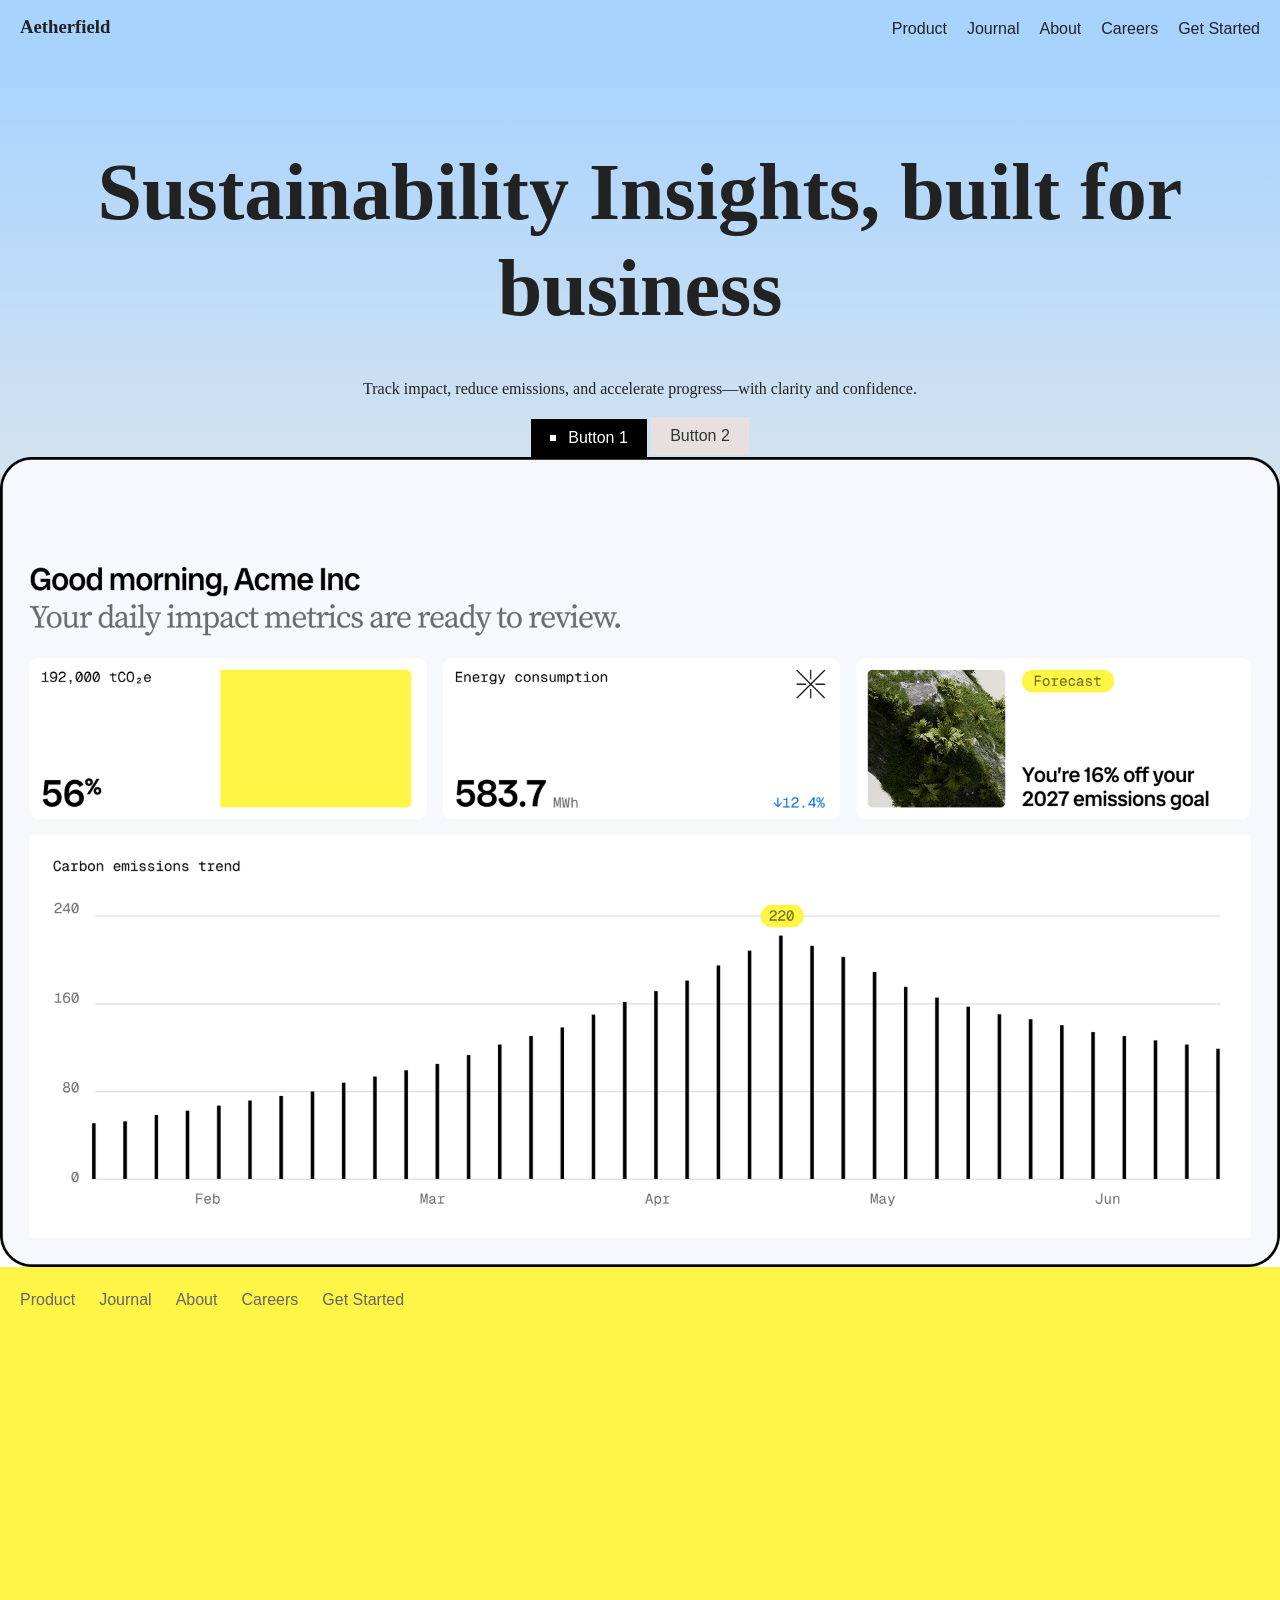
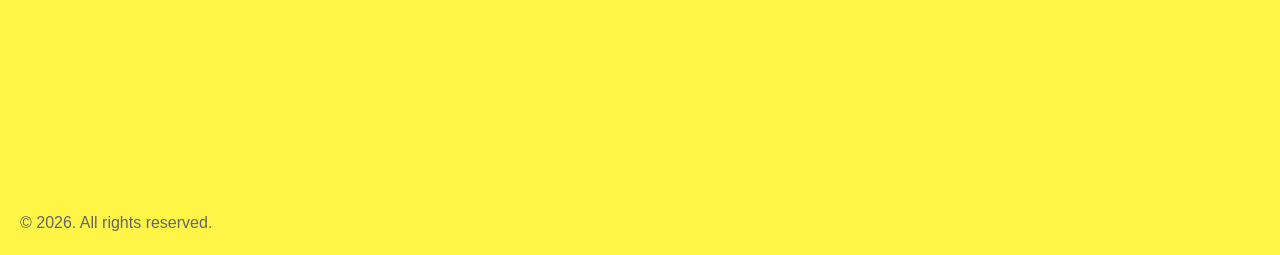
<file: about.html>
<!doctype html>
<html lang="en">
  <head>
    <meta charset="UTF-8" />
    <meta name="viewport" content="width=device-width, initial-scale=1.0" />
    <title>CIS 211 Internet & Web Technology</title>
    <link href="./css/styles.css" rel="stylesheet" />
  </head>
  <body>
    <header>
      <nav>
        <div>
          <h3 class="textLogo"> Aetherfield</h3>
          <!-- <img src="./images/" alt="Logo" class="brandLogo"> -->
        </div>
        <ul>
 <li><a href="./product.html">Product</a></li>
          <li><a href="./journal.html">Journal</a></li>
          <li><a href="./about.html">About</a></li>
          <li><a href="./careers.html">Careers</a></li>
          <li><a href="./getstarted.html">Get Started</a></li>
        </ul>
      </nav>
    </header>

    <main class="profile-stage">
      <section class="hero">
        <h1>Sustainability Insights, built for business</h1>
      <p>Track impact, reduce emissions, and accelerate progress—with clarity and confidence.</p>
      <button class="btn">Button 1</button>
      <button class="btn2">Button 2</button>
      <img src="./images/HeroImage@2x.png" alt="Hero Image">
      </section>
      <section>

      </section>
      <section>

      </section>
      <section>

      </section>
      <section>

      </section>
      <section>

      </section>
      <section>

      </section>
    </main>
    <footer>
      <nav>
         <ul>

        <li>Product</li>
        <li>Journal</li>
        <li>About</li>
        <li>Careers</li>
        <li>Get Started</li>
    </ul>
      </nav>
     
    <div>&copy; 2026. All rights reserved.</div>
    </footer>
  </body>
</html>
</file>
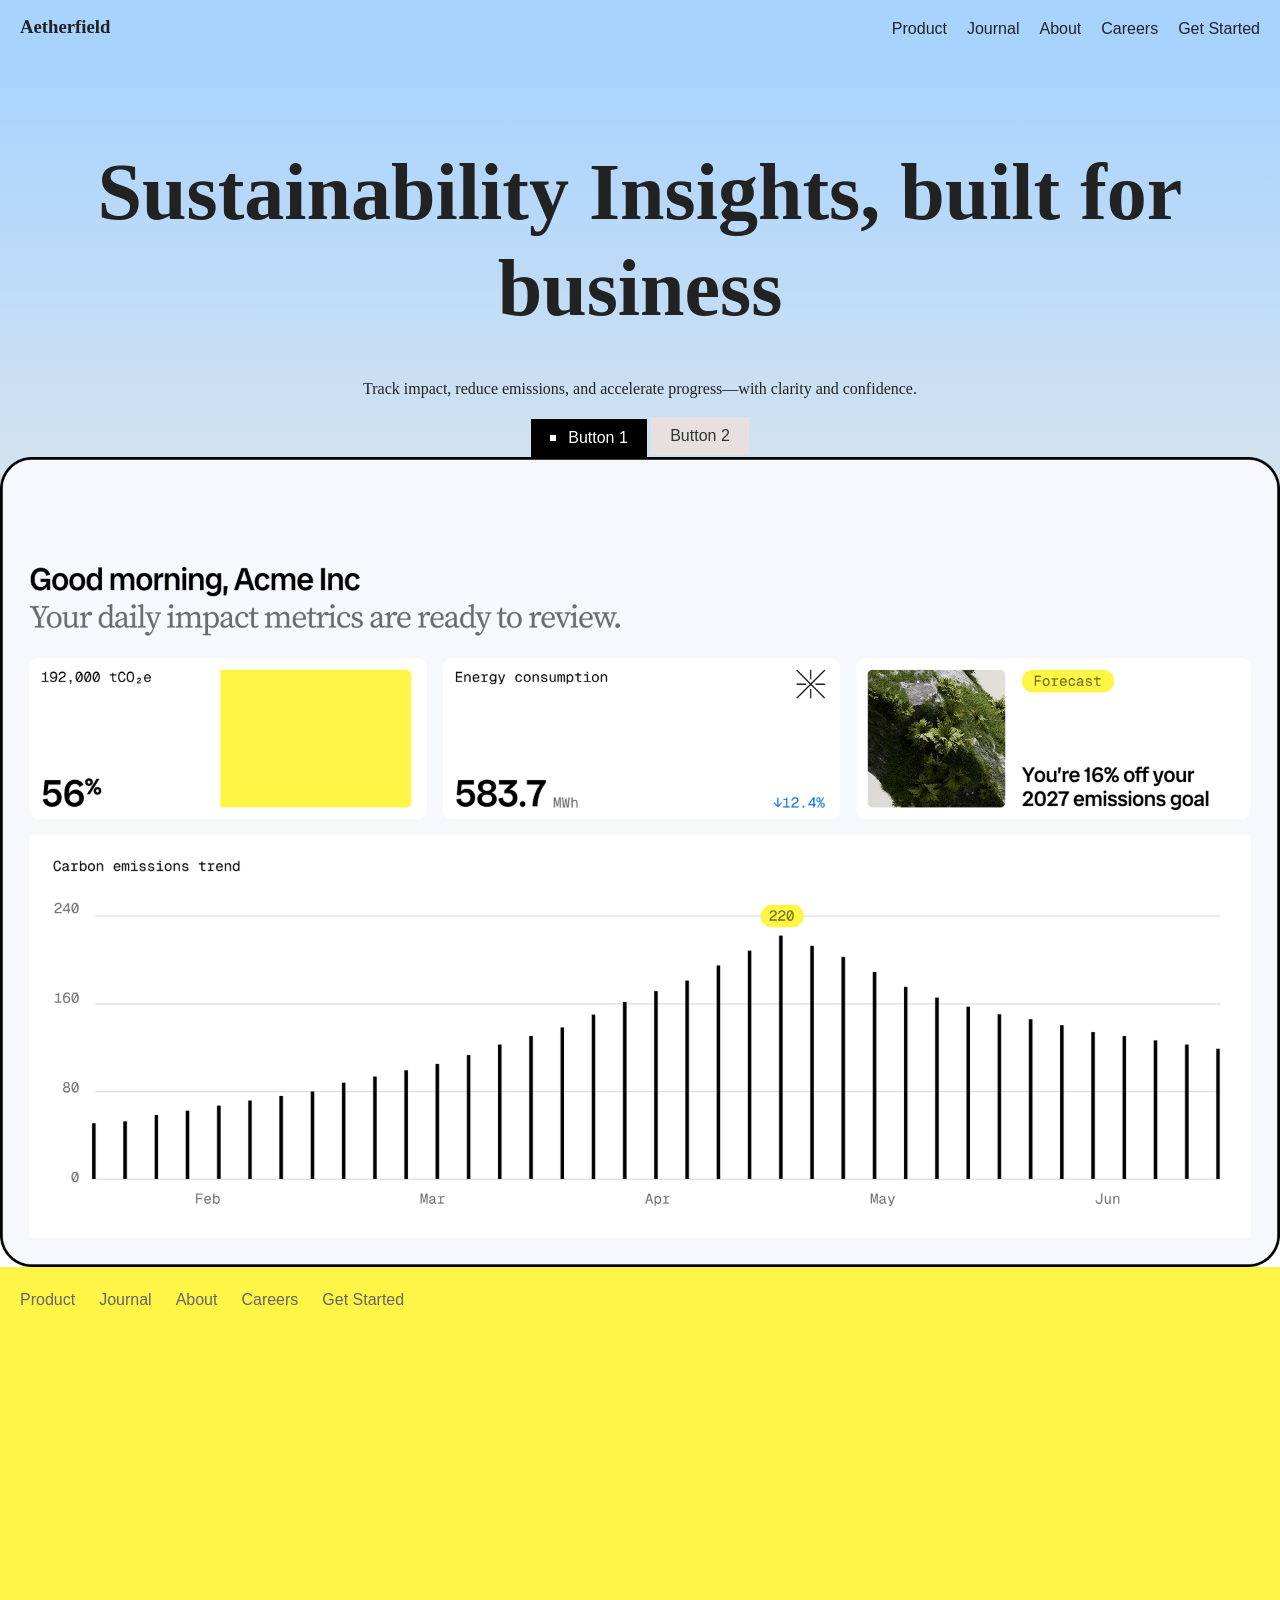
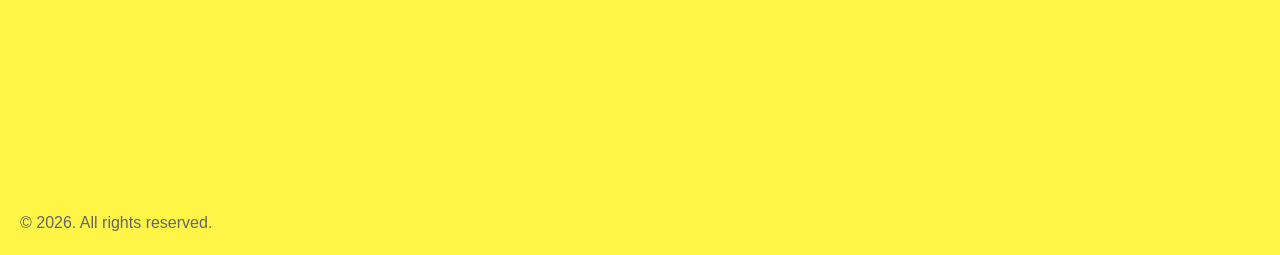
<file: careers.html>
<!doctype html>
<html lang="en">
  <head>
    <meta charset="UTF-8" />
    <meta name="viewport" content="width=device-width, initial-scale=1.0" />
    <title>CIS 211 Internet & Web Technology</title>
    <link href="./css/styles.css" rel="stylesheet" />
  </head>
  <body>
    <header>
      <nav>
        <div>
          <h3 class="textLogo"> Aetherfield</h3>
          <!-- <img src="./images/" alt="Logo" class="brandLogo"> -->
        </div>
        <ul>
         <li><a href="./product.html">Product</a></li>
          <li><a href="./journal.html">Journal</a></li>
          <li><a href="./about.html">About</a></li>
          <li><a href="./careers.html">Careers</a></li>
          <li><a href="./getstarted.html">Get Started</a></li>
        </ul>
      </nav>
    </header>

    <main class="profile-stage">
      <section class="hero">
        <h1>Sustainability Insights, built for business</h1>
      <p>Track impact, reduce emissions, and accelerate progress—with clarity and confidence.</p>
      <button class="btn">Button 1</button>
      <button class="btn2">Button 2</button>
      <img src="./images/HeroImage@2x.png" alt="Hero Image">
      </section>
      <section>

      </section>
      <section>

      </section>
      <section>

      </section>
      <section>

      </section>
      <section>

      </section>
      <section>

      </section>
    </main>
    <footer>
      <nav>
         <ul>

        <li>Product</li>
        <li>Journal</li>
        <li>About</li>
        <li>Careers</li>
        <li>Get Started</li>
    </ul>
      </nav>
     
    <div>&copy; 2026. All rights reserved.</div>
    </footer>
  </body>
</html>
</file>
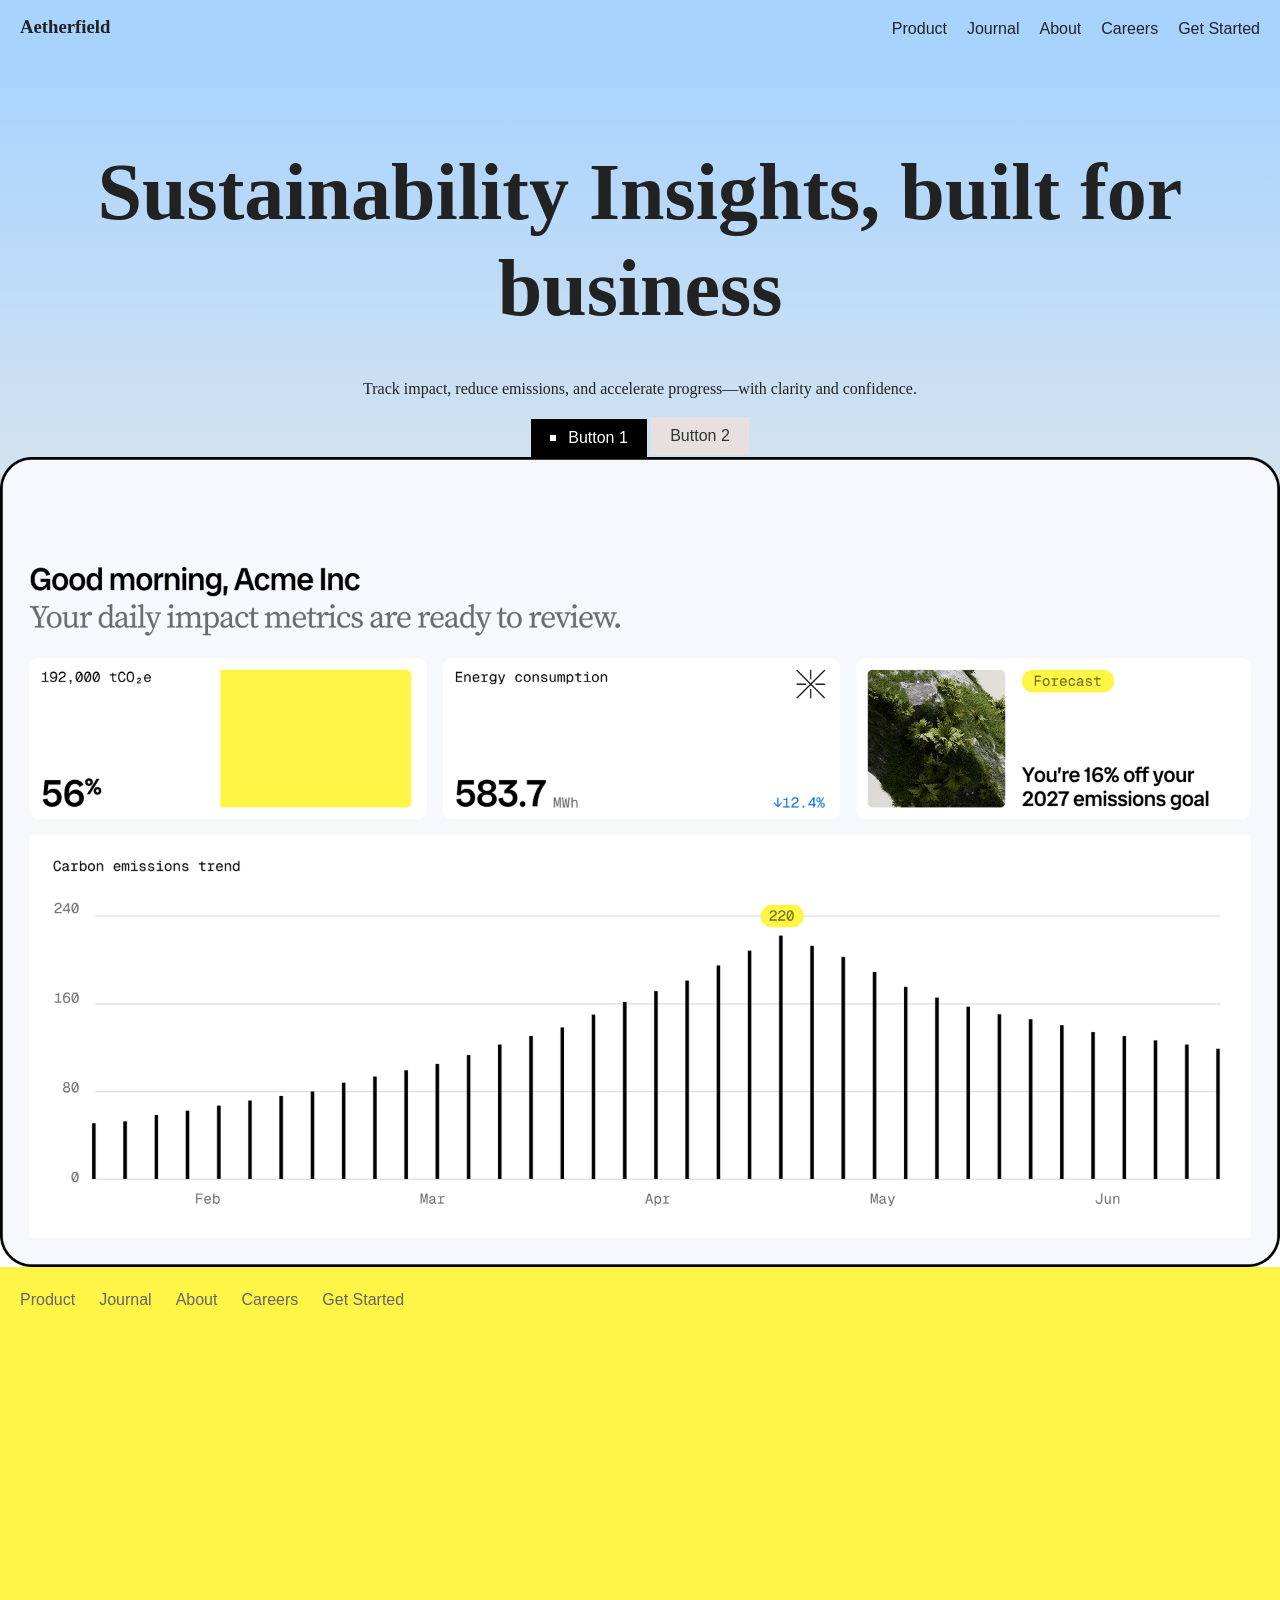
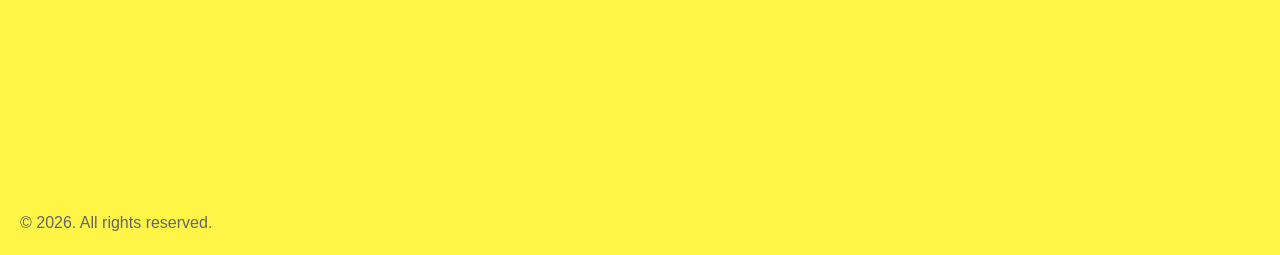
<file: getstarted.html>
<!doctype html>
<html lang="en">
  <head>
    <meta charset="UTF-8" />
    <meta name="viewport" content="width=device-width, initial-scale=1.0" />
    <title>CIS 211 Internet & Web Technology</title>
    <link href="./css/styles.css" rel="stylesheet" />
  </head>
  <body>
    <header>
      <nav>
        <div>
          <h3 class="textLogo"> Aetherfield</h3>
          <!-- <img src="./images/" alt="Logo" class="brandLogo"> -->
        </div>
        <ul>
       <li><a href="./product.html">Product</a></li>
          <li><a href="./journal.html">Journal</a></li>
          <li><a href="./about.html">About</a></li>
          <li><a href="./careers.html">Careers</a></li>
          <li><a href="./getstarted.html">Get Started</a></li>
        </ul>
      </nav>
    </header>

    <main class="profile-stage">
      <section class="hero">
        <h1>Sustainability Insights, built for business</h1>
      <p>Track impact, reduce emissions, and accelerate progress—with clarity and confidence.</p>
      <button class="btn">Button 1</button>
      <button class="btn2">Button 2</button>
      <img src="./images/HeroImage@2x.png" alt="Hero Image">
      </section>
      <section>

      </section>
      <section>

      </section>
      <section>

      </section>
      <section>

      </section>
      <section>

      </section>
      <section>

      </section>
    </main>
    <footer>
      <nav>
         <ul>

        <li>Product</li>
        <li>Journal</li>
        <li>About</li>
        <li>Careers</li>
        <li>Get Started</li>
    </ul>
      </nav>
     
    <div>&copy; 2026. All rights reserved.</div>
    </footer>
  </body>
</html>
</file>
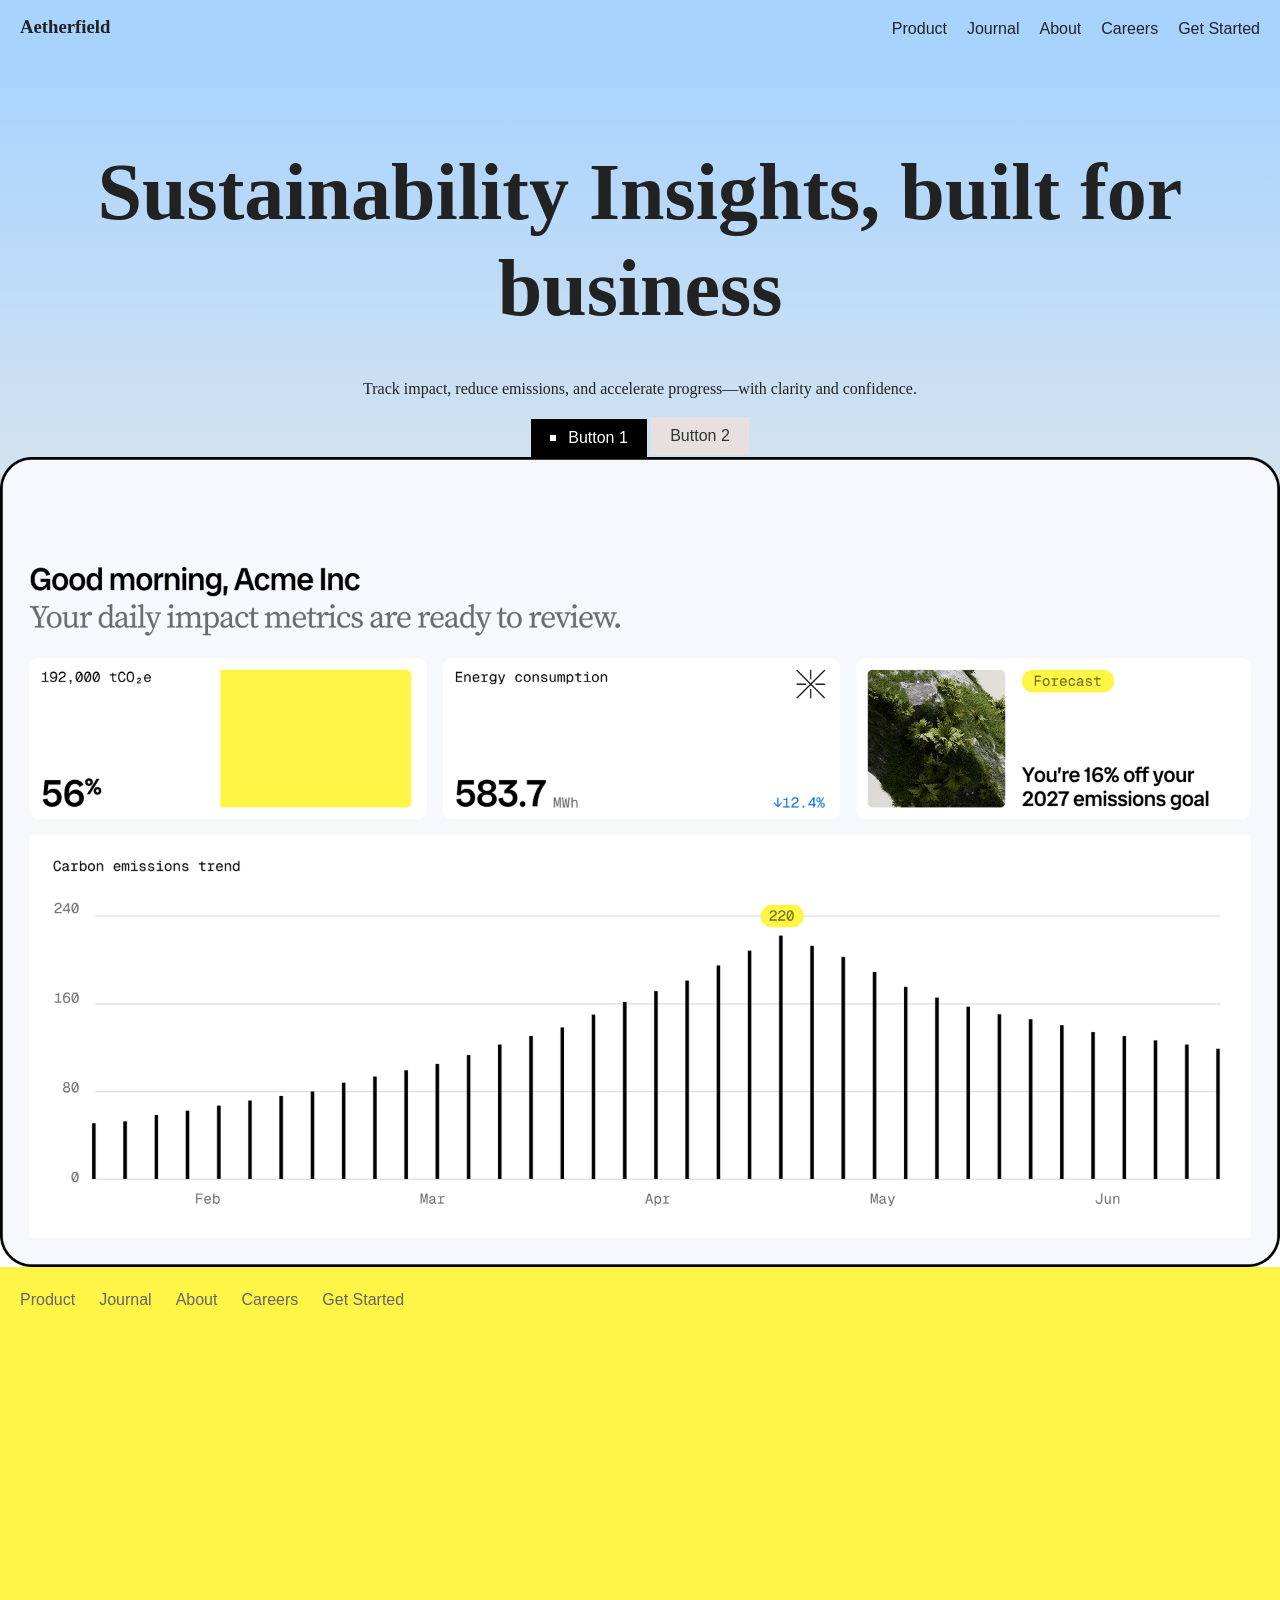
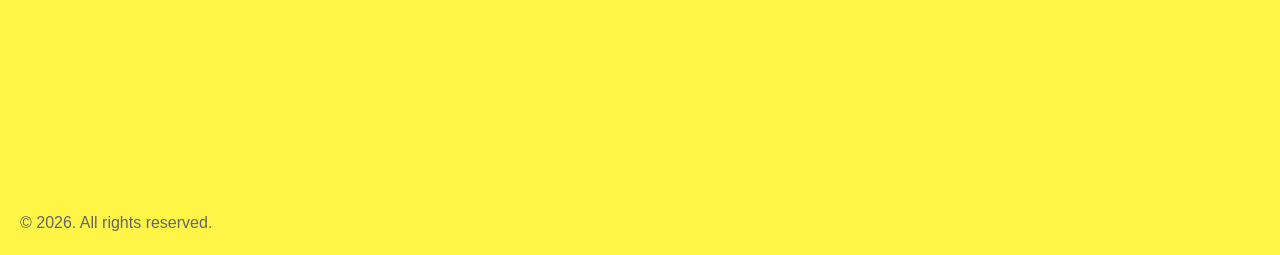
<file: journal.html>
<!doctype html>
<html lang="en">
  <head>
    <meta charset="UTF-8" />
    <meta name="viewport" content="width=device-width, initial-scale=1.0" />
    <title>CIS 211 Internet & Web Technology</title>
    <link href="./css/styles.css" rel="stylesheet" />
  </head>
  <body>
    <header>
      <nav>
        <div>
          <h3 class="textLogo"> Aetherfield</h3>
          <!-- <img src="./images/" alt="Logo" class="brandLogo"> -->
        </div>
        <ul>
          <li><a href="./product.html">Product</a></li>
          <li><a href="./journal.html">Journal</a></li>
          <li><a href="./about.html">About</a></li>
          <li><a href="./careers.html">Careers</a></li>
          <li><a href="./getstarted.html">Get Started</a></li>
        </ul>
      </nav>
    </header>

    <main class="profile-stage">
      <section class="hero">
        <h1>Sustainability Insights, built for business</h1>
      <p>Track impact, reduce emissions, and accelerate progress—with clarity and confidence.</p>
      <button class="btn">Button 1</button>
      <button class="btn2">Button 2</button>
      <img src="./images/HeroImage@2x.png" alt="Hero Image">
      </section>
      <section>

      </section>
      <section>

      </section>
      <section>

      </section>
      <section>

      </section>
      <section>

      </section>
      <section>

      </section>
    </main>
    <footer>
      <nav>
         <ul>

        <li>Product</li>
        <li>Journal</li>
        <li>About</li>
        <li>Careers</li>
        <li>Get Started</li>
    </ul>
      </nav>
     
    <div>&copy; 2026. All rights reserved.</div>
    </footer>
  </body>
</html>
</file>
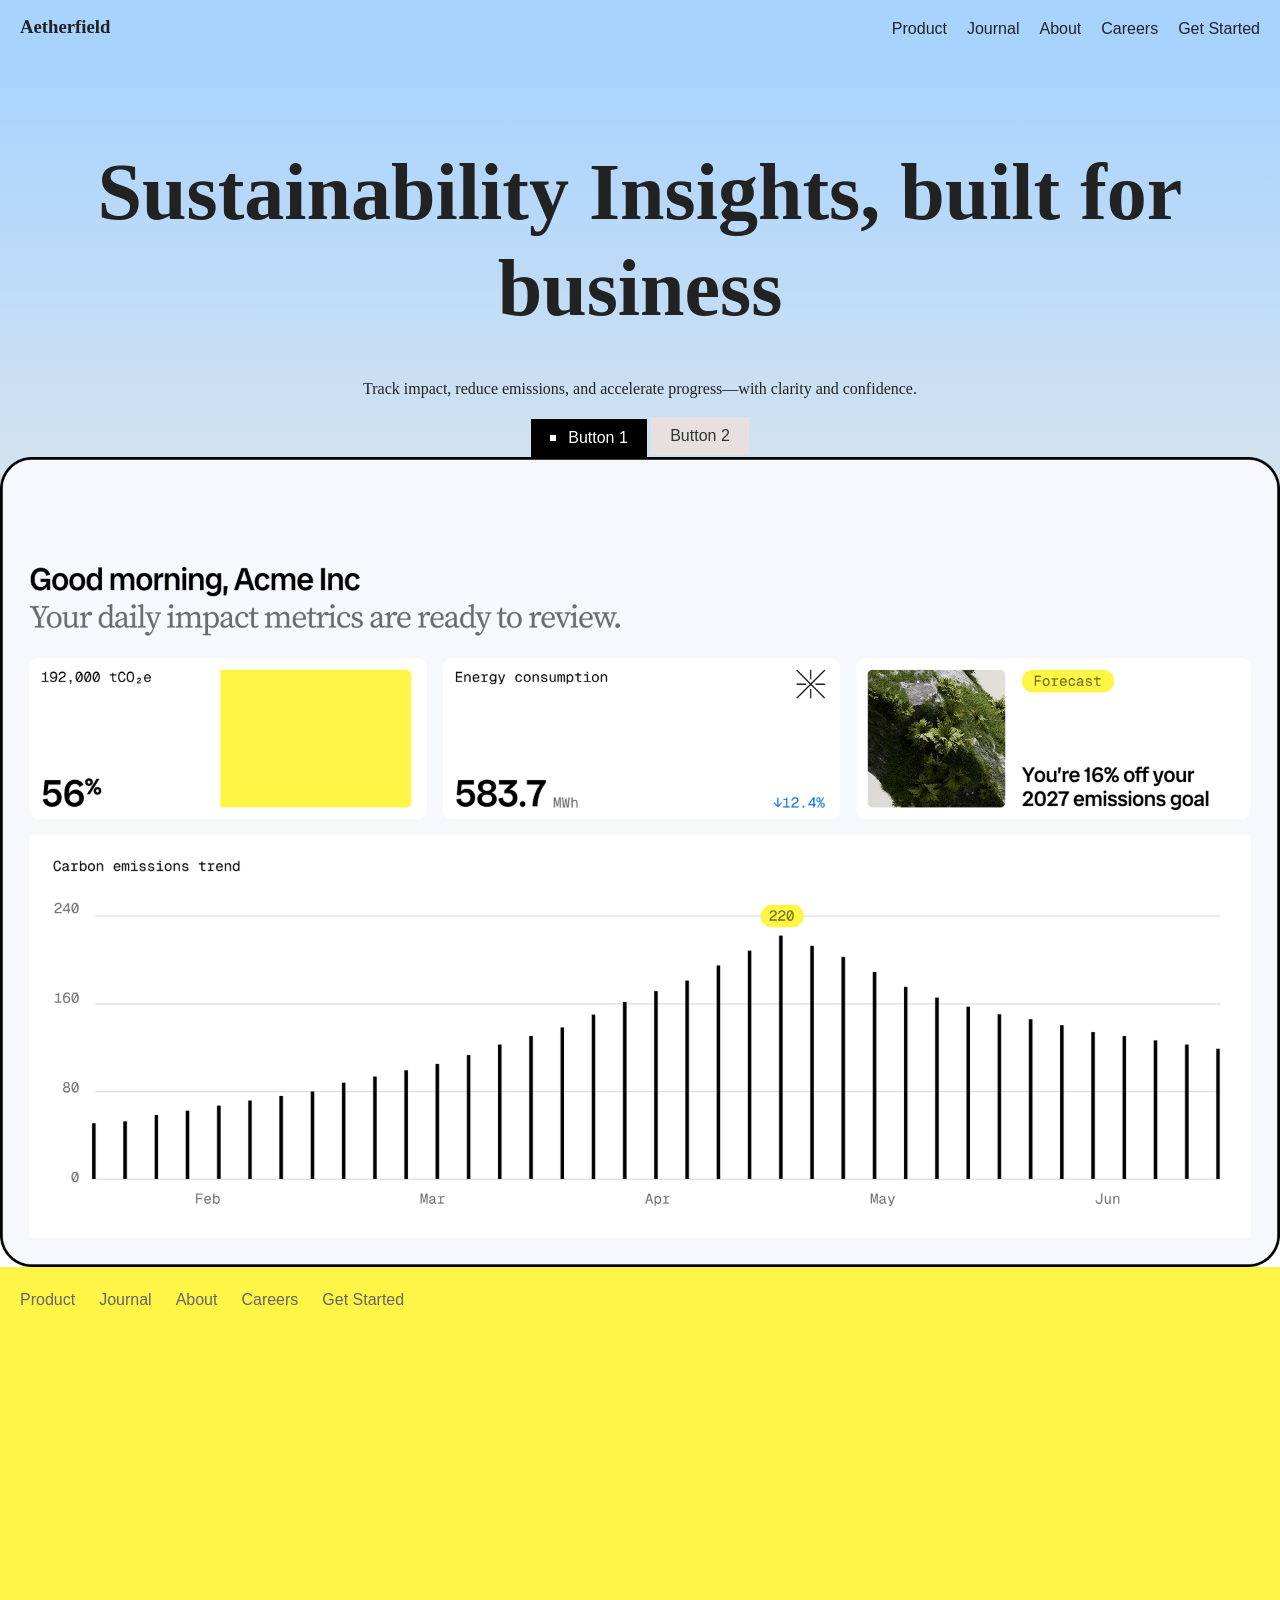
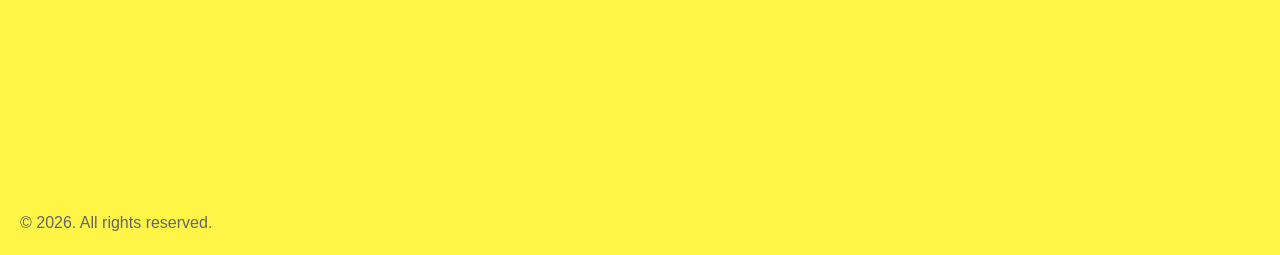
<file: product.html>
<!doctype html>
<html lang="en">
  <head>
    <meta charset="UTF-8" />
    <meta name="viewport" content="width=device-width, initial-scale=1.0" />
    <title>CIS 211 Internet & Web Technology</title>
    <link href="./css/styles.css" rel="stylesheet" />
  </head>
  <body>
    <header>
      <nav>
        <div>
          <h3 class="textLogo"> Aetherfield</h3>
          <!-- <img src="./images/" alt="Logo" class="brandLogo"> -->
        </div>
        <ul>
   <li><a href="./product.html">Product</a></li>
          <li><a href="./journal.html">Journal</a></li>
          <li><a href="./about.html">About</a></li>
          <li><a href="./careers.html">Careers</a></li>
          <li><a href="./getstarted.html">Get Started</a></li>
        </ul>
      </nav>
    </header>

    <main class="profile-stage">
      <section class="hero">
        <h1>Sustainability Insights, built for business</h1>
      <p>Track impact, reduce emissions, and accelerate progress—with clarity and confidence.</p>
      <button class="btn">Button 1</button>
      <button class="btn2">Button 2</button>
      <img src="./images/HeroImage@2x.png" alt="Hero Image">
      </section>
      <section>

      </section>
      <section>

      </section>
      <section>

      </section>
      <section>

      </section>
      <section>

      </section>
      <section>

      </section>
    </main>
    <footer>
      <nav>
         <ul>

        <li>Product</li>
        <li>Journal</li>
        <li>About</li>
        <li>Careers</li>
        <li>Get Started</li>
    </ul>
      </nav>
     
    <div>&copy; 2026. All rights reserved.</div>
    </footer>
  </body>
</html>
</file>
<file: css/styles.css>
/* Simple starter CSS */

:root {
  --font-serif: 'Source Serif 4', Georgia, serif;
  --font-sans: 'Inter', system-ui, -apple-system, "Segoe UI", Roboto, sans-serif;
  --font-display: 'Radio Canada Big', sans-serif;
  --font-body: 'Radio Canada', sans-serif;
  --bg: #ffffff;
  --text: #222222;
  --muted: #666666;
  --accent: #2f5bd8;
  --btncolor: #000;
  --btncolor2: #e8dfdf;
  --border: #dddddd;
  --radius: 0px;
  --font-size: 1rem;
}

* {
  box-sizing: border-box;
  margin: 0;
}

body {
  font-family: var(--font-serif);
  line-height: 1.6;
  color: var(--text);
  background: var(--bg);
}

img {
  max-width: 100%;
  display: block;
}

h1,
h2,
h3 {
  line-height: 1.2;
  margin-bottom: 0.5em;
}

h1 {
  font-size: 3rem;
}

p {
  color: var(--text);
  margin-bottom: 1em;
  font-size: 1rem;
}

a {
  color: var(--accent);
}
/* Layout */

main.container {
  display: grid;
  max-width: 100%;
  margin: 0 auto;
}
main .sustainability{
  height:862px;
}
main .clarity{
  height:678px;
}

header,
footer {
  padding: 1rem 0;
}

header {
  background-color: #a8d3ff;
}
.logo a{
  text-decoration: none;
  color:var(--text);
}
header nav {
  display: flex;
  justify-content: space-between; /* Pushes nav to one side, logo to the other */
  padding: 0px 20px;
}

header nav ul {
  display: flex;
  flex-direction: row;
  list-style: none;
  gap: 20px;
}

header nav ul li {
  color: var(--text);
}

header nav ul li a {
  text-decoration: none;
  color: var(--text);
  display:inline-flex;align-items: center;
  font-size: var(--font-size);
  font-family: var(--font-body);
}
header nav ul li a .arrow{
  gap: 0.35rem;
  text-decoration: none;
  color: #0f172a;
  width:16px;
  height:16px;
}
header nav ul li a.arrow::after {
  font-size: 1 rem;
}
footer {
  font-family: var(--font-body);
  border-bottom: none;
  color: var(--muted);
  display: flex;
  flex-direction: column;
  justify-content: space-between;
  /* Pushes nav to one side, copyright to the other */
  align-items:flex-start;
  /* Vertically centers links with text */
  padding: 1.25rem 1.25rem;
  height:588px;
  background-color:#fff546;
}
footer nav {
  display: flex;
  justify-content: space-between;
  width:100%;
}
footer nav ul {
  display: flex;
  gap: 1.5rem;
  /* Spacing between footer links */
  list-style: none;
  /* Removes default bullet points */
  margin: 0;
  padding: 0;
}
footer nav ul li a {
  color: var(--text);
  font-family: var(--font-body);
  text-decoration: none;
  font-weight:300;
}
footer .copy {
  color: var(--muted);
}
footer .footerImage{
  background-image:url('../images/Footerbgimage.png');
  background-size: cover;        /* Scales image to fill entire element without distortion */
  background-position: center;   /* Anchors focus to center */
  background-repeat: no-repeat;  /* Prevents image tiling */
  height:280px;
  width:100%;
}
footer .footerLogo{
  background-image:url('../images/textLogo.png');
  background-size: cover;        /* Scales image to fill entire element without distortion */
  background-position: center;   /* Anchors focus to center */
  background-repeat: no-repeat;  /* Prevents image tiling */
  height:204px;
  width:100%;
}
/* Button */
.btn {
  padding: 0.6rem 1.2rem;
  border: none;
  border-radius: var(--radius);
  background: var(--btncolor);
  color: #fff;
  font-size: 1rem;
  gap: 0.75rem;
  text-decoration: none;
  cursor: pointer;
  display: inline-flex;
  align-items: center;
  justify-content: center;
}

.btn::before {
  content: "";
  display: inline-block;
  width: 6px;
  height: 6px;
  background-color: currentColor;
  /* Matches text color automatically */
}

.btn2 {
  display: inline-block;
  padding: 0.6rem 1.2rem;
  border: none;
  border-radius: var(--radius);
  background: var(--btncolor2);
  color: #333;
  font-size: 1rem;
  text-decoration: none;
  cursor: pointer;
}

.btn:hover {
  opacity: 0.9;
}

/* Card */
.card {
  padding: 1rem;
  border: 1px solid var(--border);
  border-radius: var(--radius);
}

/* Hero */
.hero {
  flex-direction: column;
  align-items: center;
  /* Centers items horizontally */
  text-align: center;
  /* Centers inline text */
  width: 100%;
  background-image: linear-gradient(180deg, #a8d3ff 0%, #fff4df 100%);
  background-size: 100% 70%;
  background-repeat: no-repeat;
  background-position: top center;
  background-color: #ffffff;
  padding: 5rem 0 0;
}

.hero h1 {
  font-size: 80px;
}

.hero h1 span {
  font-family: var(--font-display);
  font-weight:bold;
}

.hero .heroImg {
  margin-top: 56px;
}

.hero .heroImg img {
  max-width: 960px;
  width: 100%;
  height: auto;
  display: block;
  margin: 0 auto;
}

/* Forms */
input,
textarea {
  width: 100%;
  padding: 0.5rem;
  border: 1px solid var(--border);
  border-radius: var(--radius);
  font: inherit;
}

:focus-visible {
  outline: 2px solid var(--accent);
  outline-offset: 2px;
}

/* Testimonial */
.testomonial {
  display: flex;
  align-items: center;
  justify-content: center;
  gap: 10%;
  padding: 100px 32px;
  width: 100%;
  max-width: 1440px;
  margin: 0 auto;
  background-color: var(--bg);
}

.testomonial .testimonialImg {
  flex: 1;
  max-width: 612px;
}

.testomonial .testimonialImg img {
  width: 100%;
  height: auto;
  display: block;
}

.testomonial .testimonialText {
  flex: 1;
  max-width: 440px;
}

.testomonial .quoteMark {
  display: block;
  font-family: var(--font-serif);
  font-size: 48px;
  color: var(--border);
  margin-bottom: 32px;
  line-height: 1;
}

.testomonial blockquote {
  font-family: var(--font-display);
  font-size: clamp(24px, 3vw, 40px);
  font-weight: 500;
  line-height: 1.1;
  color: var(--text);
  margin-bottom: 48px;
}

.testomonial .testimonialName {
  font-family: var(--font-body);
  font-size: 18px;
  font-weight: 600;
  margin-bottom: 0;
}

.testomonial .testimonialRole {
  font-family: var(--font-serif);
  font-size: 16px;
  color: var(--muted);
  margin-bottom: 0;
}

/* Testimonial - Tablet */
@media (max-width: 1279px) {
  .testomonial {
    gap: 6%;
    padding: 64px 24px;
  }

  .testomonial blockquote {
    margin-bottom: 32px;
  }
}

/* Testimonial - Mobile */
@media (max-width: 799px) {
  .testomonial {
    flex-direction: column;
    align-items: stretch;
    gap: 32px;
    padding: 48px 24px;
  }

  .testomonial .testimonialImg,
  .testomonial .testimonialText {
    max-width: 100%;
  }

  .testomonial blockquote {
    font-size: 28px;
  }

  .testomonial .quoteMark {
    margin-bottom: 16px;
  }
}
</file>
